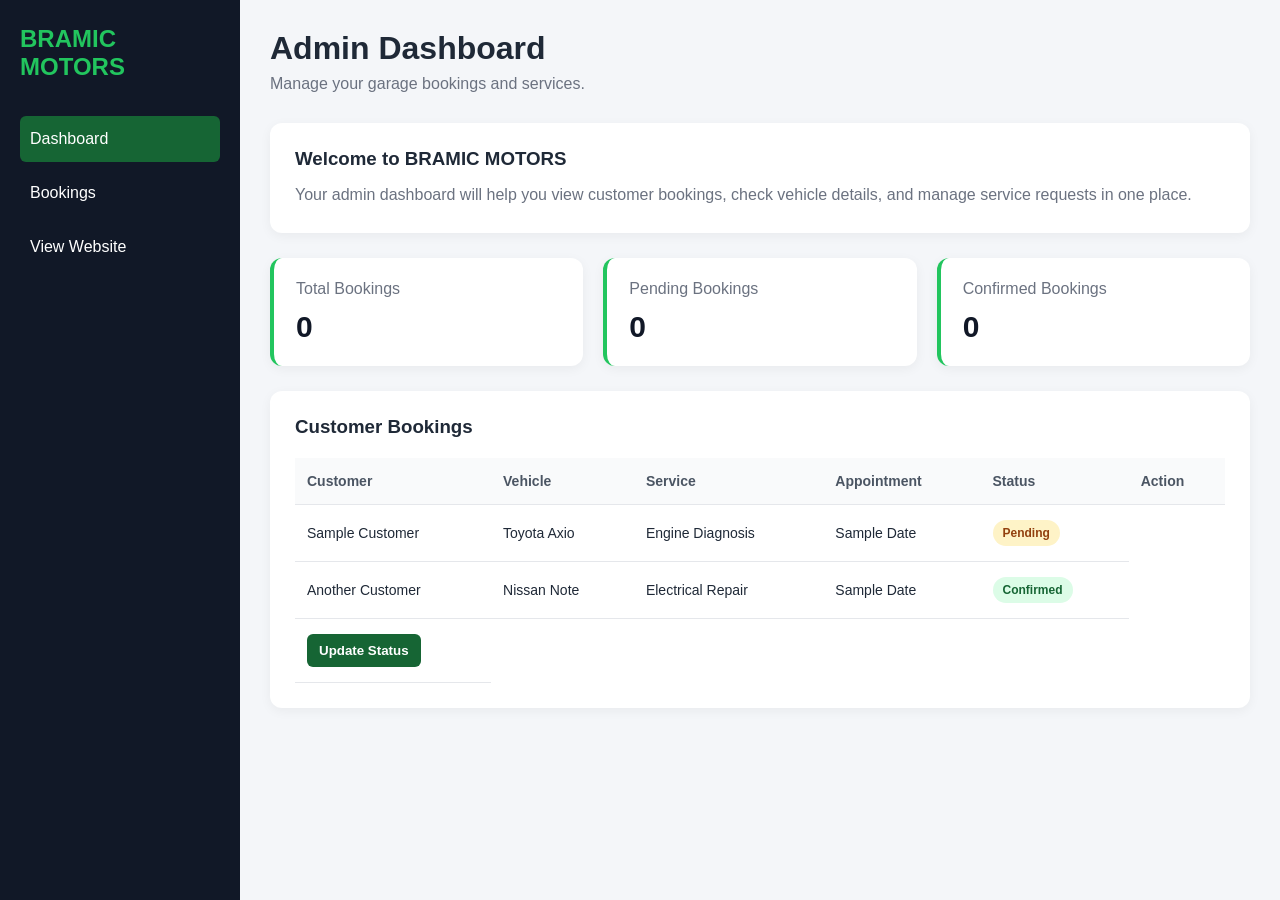
<file: Admin.html>
<!DOCTYPE html>
<html lang="en">
<head>
    <meta charset="UTF-8">
    <meta name="viewport" content="width=device-width, initial-scale=1.0">

    <title>BRAMIC MOTORS | Admin Dashboard</title>

    <style>
        * {
            margin: 0;
            padding: 0;
            box-sizing: border-box;
        }

        body {
            font-family: Arial, sans-serif;
            background: #f4f6f9;
            color: #1f2937;
        }

        .sidebar {
            width: 240px;
            min-height: 100vh;
            background: #111827;
            color: white;
            padding: 25px 20px;
            position: fixed;
            top: 0;
            left: 0;
        }

        .sidebar h2 {
            color: #22c55e;
            margin-bottom: 35px;
        }

        .sidebar a {
            display: block;
            color: white;
            text-decoration: none;
            padding: 14px 10px;
            border-radius: 6px;
            margin-bottom: 8px;
        }

        .sidebar a:hover,
        .sidebar a.active {
            background: #166534;
        }

        .main-content {
            margin-left: 240px;
            padding: 30px;
        }

        .topbar {
            display: flex;
            justify-content: space-between;
            align-items: center;
            gap: 15px;
            margin-bottom: 30px;
        }

        .topbar p {
            color: #6b7280;
            margin-top: 8px;
        }

        .dashboard-card {
            background: white;
            padding: 25px;
            border-radius: 12px;
            box-shadow: 0 3px 12px #0000000d;
        }

        .dashboard-card h3 {
            margin-bottom: 12px;
        }

        .dashboard-card p {
            color: #6b7280;
            line-height: 1.6;
        }

        @media (max-width: 650px) {
            .sidebar {
                position: static;
                width: 100%;
                min-height: auto;
            }

            .main-content {
                margin-left: 0;
                padding: 20px;
            }

            .topbar {
                align-items: flex-start;
                flex-direction: column;
            }
        }

        
/* Dashboard summary cards */
.stats-container {
    display: grid;
    grid-template-columns: repeat(3, minmax(0, 1fr));
    gap: 20px;
    margin-top: 25px;
    margin-bottom: 25px;
}

.stat-card {
    background: white;
    padding: 22px;
    border-radius: 12px;
    box-shadow: 0 3px 12px #0000000d;
    border-left: 4px solid #22c55e;
}

.stat-card p {
    color: #6b7280;
    margin-bottom: 12px;
}

.stat-card h2 {
    font-size: 30px;
    color: #111827;
}

@media (max-width: 900px) {
    .stats-container {
        grid-template-columns: 1fr;
    }
}

/* Customer bookings table */
.table-container {
    background: white;
    padding: 25px;
    border-radius: 12px;
    margin-top: 25px;
    box-shadow: 0 3px 12px #0000000d;
    overflow-x: auto;
}

.table-container h3 {
    margin-bottom: 20px;
}

.bookings-table {
    width: 100%;
    border-collapse: collapse;
    text-align: left;
}

.bookings-table th,
.bookings-table td {
    padding: 15px 12px;
    border-bottom: 1px solid #e5e7eb;
    white-space: nowrap;
}

.bookings-table th {
    background: #f9fafb;
    color: #4b5563;
    font-size: 14px;
}

.bookings-table td {
    font-size: 14px;
}

.status {
    display: inline-block;
    padding: 6px 10px;
    border-radius: 20px;
    font-size: 12px;
    font-weight: bold;
}

.status.pending {
    background: #fef3c7;
    color: #92400e;
}

.status.confirmed {
    background: #dcfce7;
    color: #166534;
}

/* Booking action buttons */
.action-btn {
    border: none;
    padding: 9px 12px;
    border-radius: 6px;
    cursor: pointer;
    font-weight: bold;
    background: #166534;
    color: white;
}

.action-btn:hover {
    background: #14532d;
}

.status.completed {
    background: #dbeafe;
    color: #1d4ed8;
}

.status.cancelled {
    background: #fee2e2;
    color: #991b1b;
}

    </style>
</head>

<body>

    <aside class="sidebar">
        <h2>BRAMIC MOTORS</h2>

        <a href="#" class="active">Dashboard</a>
        <a href="#bookings">Bookings</a>
        <a href="index.html">View Website</a>
    </aside>

    <main class="main-content">

        <header class="topbar">
            <div>
                <h1>Admin Dashboard</h1>
                <p>Manage your garage bookings and services.</p>
            </div>
        </header>

        <section class="dashboard-card">
            <h3>Welcome to BRAMIC MOTORS</h3>

            <p>
                Your admin dashboard will help you view customer
                bookings, check vehicle details, and manage
                service requests in one place.
            </p>
        </section>
        
<section class="stats-container">

    <div class="stat-card">
        <p>Total Bookings</p>
        <h2>0</h2>
    </div>

    <div class="stat-card">
        <p>Pending Bookings</p>
        <h2>0</h2>
    </div>

    <div class="stat-card">
        <p>Confirmed Bookings</p>
        <h2>0</h2>
    </div>

</section>


       
<section id="bookings" class="table-container">

    <h3>Customer Bookings</h3>

    <table class="bookings-table">

        <thead>
            
    <tr>
        <th>Customer</th>
        <th>Vehicle</th>
        <th>Service</th>
        <th>Appointment</th>
        <th>Status</th>
        <th>Action</th>
    </tr>

        </thead>

        <tbody>
            <tr>
                <td>Sample Customer</td>
                <td>Toyota Axio</td>
                <td>Engine Diagnosis</td>
                <td>Sample Date</td>
                <td>
                    <span class="status pending">
                        Pending
                    </span>
                </td>
            </tr>

            <tr>
                <td>Another Customer</td>
                <td>Nissan Note</td>
                <td>Electrical Repair</td>
                <td>Sample Date</td>
                <td>
                    <span class="status confirmed">
                        Confirmed
                    </span>
                </td>
            </tr>
            
<td>
    <button class="action-btn" onclick="updateStatus(this)">
        Update Status
    </button>
</td>

        </tbody>

    </table>

</section>


    </main>
    
<script>
    function updateStatus(button) {
        const row = button.closest("tr");
        const status = row.querySelector(".status");

        if (status.classList.contains("pending")) {
            status.className = "status confirmed";
            status.textContent = "Confirmed";
        } else if (status.classList.contains("confirmed")) {
            status.className = "status completed";
            status.textContent = "Completed";
        } else {
            status.className = "status pending";
            status.textContent = "Pending";
        }
    }
</script>


</body>
</html>
</file>
